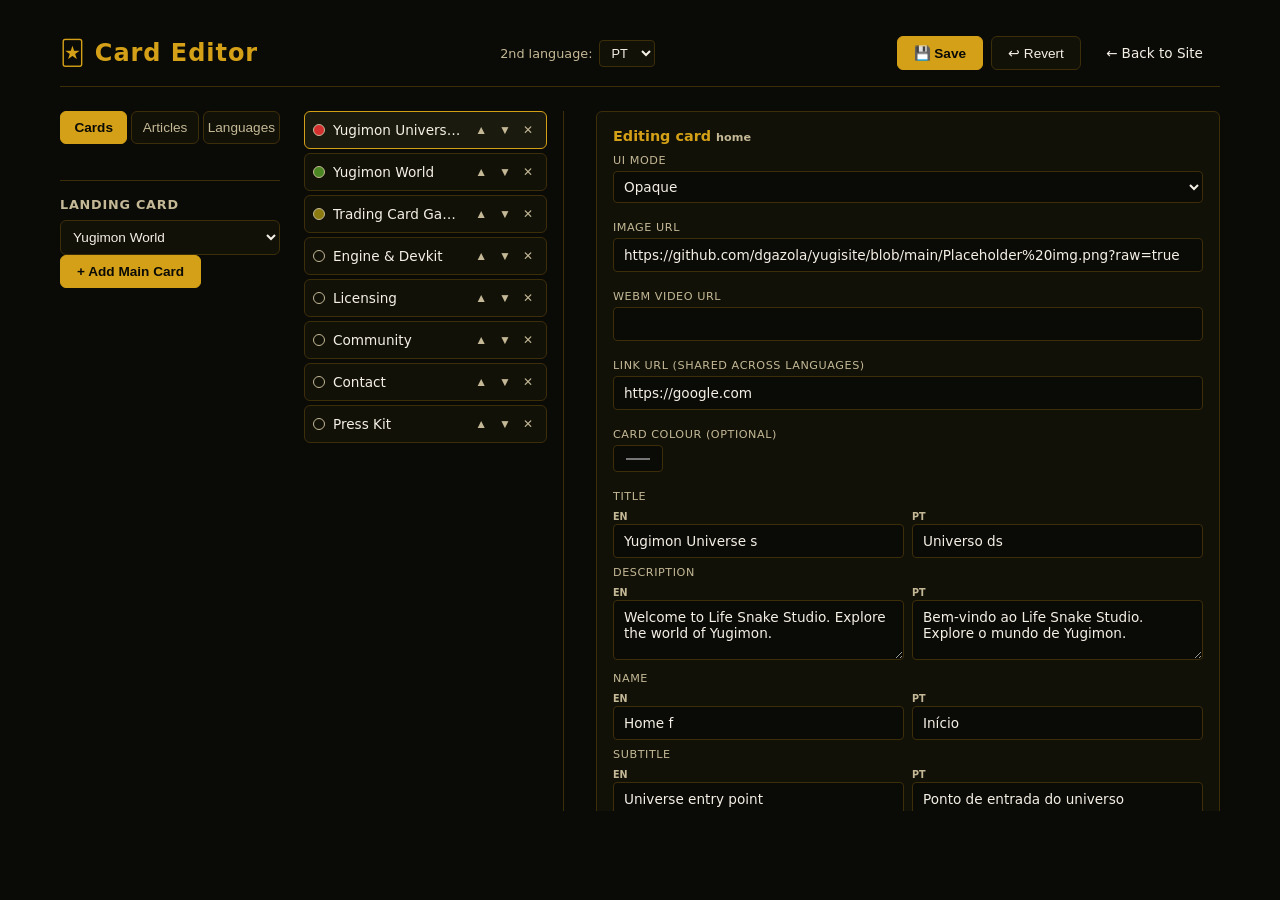
<file: editor.html>
<!DOCTYPE html>
<html lang="en">
<head>
  <meta charset="UTF-8" />
  <meta name="viewport" content="width=device-width, initial-scale=1.0" />
  <title>Card Editor – Life Snake Studio</title>
  <link rel="stylesheet" href="editor/css/editor.css" />
</head>
<body>
  <div class="editor-container">
    <header class="editor-header">
      <h1>🃏 Card Editor</h1>
      <div class="editor-header-controls">
        <div class="second-lang-selector">
          <label for="secondLangSelect">2nd language:</label>
          <select id="secondLangSelect"></select>
        </div>
      </div>
      <div class="editor-actions">
        <button id="saveBtn" class="btn btn-primary">💾 Save</button>
        <button id="revertBtn" class="btn btn-secondary">↩ Revert</button>
        <a href="index.html" class="btn btn-ghost">← Back to Site</a>
      </div>
    </header>

    <div class="editor-workspace">
      <aside class="editor-sidebar">
        <div class="main-tabs" id="mainTabs">
          <button class="tab main-tab active" data-tab="cards">Cards</button>
          <button class="tab main-tab" data-tab="articles">Articles</button>
          <button class="tab main-tab" data-tab="languages">Languages</button>
        </div>

        <div class="panel" id="panelCards">
          <div class="landing-card-section">
            <h3>Landing Card</h3>
            <select id="landingCardSelect">
              <option value="">— None —</option>
            </select>
          </div>
          <button id="addCardBtn" class="btn btn-primary">+ Add Main Card</button>
        </div>

        <div class="panel" id="panelArticles" style="display:none;">
          <div class="sub-tabs" id="articleSubTabs">
            <button class="tab sub-tab active" data-article="blog">Blog</button>
            <button class="tab sub-tab" data-article="devlog">Devlog</button>
          </div>
          <button id="addArticleBtn" class="btn btn-primary">+ Add Article</button>
        </div>

        <!-- Languages panel – no add button here; it's inside the list panel -->
        <div class="panel" id="panelLanguages" style="display:none;">
        </div>
      </aside>

      <main class="editor-main">
        <!-- Cards tab: list + editor -->
        <div id="cardListPanel" class="split-panel">
          <div class="list-panel" id="cardListContainer"></div>
          <div class="edit-panel" id="cardEditContainer"></div>
        </div>

        <!-- Articles tab: list + editor -->
        <div id="articleListPanel" class="split-panel" style="display:none;">
          <div class="list-panel" id="articleListContainer"></div>
          <div class="edit-panel" id="articleEditContainer"></div>
        </div>

        <!-- Languages tab: list + editor -->
        <div id="langListPanel" class="split-panel" style="display:none;">
          <div class="list-panel" id="langListContainer"></div>
          <div class="edit-panel" id="langEditContainer"></div>
        </div>
      </main>
    </div>
  </div>

  <script src="editor/js/state.js"></script>
  <script src="editor/js/helpers.js"></script>
  <script src="editor/js/ui-tabs.js"></script>
  <script src="editor/js/ui-cards.js"></script>
  <script src="editor/js/ui-articles.js"></script>
  <script src="editor/js/ui-languages.js"></script>
  <script src="editor/js/load-save.js"></script>
  <script src="editor/js/auto-load.js"></script>
  <script src="editor/js/editor.js"></script>
</body>
</html>
</file>
<file: editor/css/editor.css>
*,
*::before,
*::after {
  box-sizing: border-box;
}

:root {
  --editor-bg: #0a0a06;
  --editor-surface: #111108;
  --editor-border: #3d2e0a;
  --editor-text: #f5f0e6;
  --editor-muted: #c4b896;
  --editor-accent: #d4a017;
  --editor-danger: #8b3a3a;
  --editor-radius: 6px;
}

body {
  margin: 0;
  padding: 0;
  min-height: 100vh;
  font-family: system-ui, -apple-system, Segoe UI, Roboto, Arial, sans-serif;
  background: var(--editor-bg);
  color: var(--editor-text);
}

.editor-container {
  max-width: 1200px;
  margin: 0 auto;
  padding: 20px;
}

.editor-header {
  display: flex;
  justify-content: space-between;
  align-items: center;
  padding: 16px 0;
  border-bottom: 1px solid var(--editor-border);
  margin-bottom: 24px;
  flex-wrap: wrap;
  gap: 12px;
}

.editor-header h1 {
  margin: 0;
  font-size: 1.5rem;
  color: var(--editor-accent);
  letter-spacing: 0.04em;
}

.editor-actions {
  display: flex;
  gap: 8px;
  flex-wrap: wrap;
}

.btn {
  padding: 8px 16px;
  border: 1px solid var(--editor-border);
  border-radius: var(--editor-radius);
  background: var(--editor-surface);
  color: var(--editor-text);
  cursor: pointer;
  font-size: 0.85rem;
  transition: background 0.15s, border-color 0.15s;
  text-decoration: none;
  display: inline-flex;
  align-items: center;
  gap: 6px;
}

.btn:hover {
  background: #1a1a0f;
  border-color: var(--editor-accent);
}

.btn-primary {
  background: var(--editor-accent);
  color: #0a0a06;
  border-color: var(--editor-accent);
  font-weight: 600;
}

.multi-lang-inputs {
  display: flex;
  flex-wrap: wrap;
  gap: 8px;
  margin-top: 4px;
}
.lang-input {
  flex: 1 1 120px;
  min-width: 100px;
}
.lang-badge {
  display: block;
  font-size: 0.6rem;
  font-weight: 600;
  text-transform: uppercase;
  color: var(--editor-muted);
  margin-bottom: 2px;
}
.lang-input input,
.lang-input textarea {
  width: 100%;
}
.btn-primary:hover {
  background: #e8c547;
}

.btn-secondary {
  background: var(--editor-surface);
}

.btn-ghost {
  background: transparent;
  border-color: transparent;
}

.btn-ghost:hover {
  background: var(--editor-surface);
}

.editor-workspace {
  display: flex;
  gap: 24px;
}

.editor-sidebar {
  width: 220px;
  flex-shrink: 0;
  display: flex;
  flex-direction: column;
  gap: 20px;
}

.main-tabs {
  display: flex;
  gap: 4px;
  margin-bottom: 16px;
}
.main-tab {
  flex: 1;
  text-align: center;
  padding: 8px 4px;
  font-size: 0.8rem;
}

.column-tabs {
  display: flex;
  flex-direction: column;
  gap: 4px;
}
.col-tab {
  padding: 10px 14px;
  text-align: left;
}

.tab {
  border: 1px solid var(--editor-border);
  border-radius: var(--editor-radius);
  background: var(--editor-surface);
  color: var(--editor-muted);
  cursor: pointer;
  font-size: 0.85rem;
  transition: all 0.15s;
}
.tab:hover {
  border-color: var(--editor-accent);
  color: var(--editor-text);
}
.tab.active {
  background: var(--editor-accent);
  color: #0a0a06;
  border-color: var(--editor-accent);
  font-weight: 600;
}

.landing-card-section {
  border-top: 1px solid var(--editor-border);
  padding-top: 16px;
}
.landing-card-section h3 {
  margin: 0 0 8px;
  font-size: 0.8rem;
  text-transform: uppercase;
  letter-spacing: 0.06em;
  color: var(--editor-muted);
}
.landing-card-section select {
  width: 100%;
  padding: 8px;
  background: var(--editor-surface);
  color: var(--editor-text);
  border: 1px solid var(--editor-border);
  border-radius: var(--editor-radius);
  font-size: 0.85rem;
}

.help-text {
  margin: 4px 0 0;
  font-size: 0.7rem;
  color: #5c5430;
}

.editor-main {
  flex: 1;
  min-width: 0;
}

.lang-tabs {
  display: flex;
  flex-wrap: wrap;
  gap: 4px;
  align-items: center;
  margin-bottom: 12px;
}
.lang-tab {
  flex: 1;
  text-align: center;
  font-size: 0.75rem;
  padding: 6px 4px;
  background: var(--editor-surface);
  border: 1px solid var(--editor-border);
  border-radius: var(--editor-radius);
  color: var(--editor-muted);
  cursor: pointer;
  transition: all 0.15s;
}
.lang-tab:hover {
  border-color: var(--editor-accent);
  color: var(--editor-text);
}
.lang-tab.active {
  background: var(--editor-accent);
  color: #0a0a06;
  border-color: var(--editor-accent);
}

.card-list {
  display: flex;
  flex-direction: column;
  gap: 12px;
}

.card-editor {
  background: var(--editor-surface);
  border: 1px solid var(--editor-border);
  border-radius: var(--editor-radius);
  padding: 16px;
  display: flex;
  flex-direction: column;
  gap: 10px;
}

.card-editor-header {
  display: flex;
  justify-content: space-between;
  align-items: center;
}

.card-editor-header h4 {
  margin: 0;
  font-size: 0.9rem;
  color: var(--editor-accent);
  font-weight: 600;
}

.card-editor-header .card-id {
  font-size: 0.7rem;
  color: #5c5430;
  font-family: monospace;
}

.card-editor-header .btn-icon {
  background: none;
  border: 1px solid transparent;
  color: var(--editor-danger);
  cursor: pointer;
  font-size: 1.1rem;
  padding: 4px 8px;
  border-radius: 4px;
}

.card-editor-header .btn-icon:hover {
  background: rgba(139, 58, 58, 0.2);
  border-color: var(--editor-danger);
}

.card-editor-grid {
  display: grid;
  grid-template-columns: 1fr 1fr;
  gap: 8px;
}

.card-editor-grid .full-width {
  grid-column: 1 / -1;
}

.form-group {
  display: flex;
  flex-direction: column;
  gap: 4px;
}

.form-group label {
  font-size: 0.7rem;
  text-transform: uppercase;
  letter-spacing: 0.05em;
  color: var(--editor-muted);
}

.form-group input,
.form-group textarea,
.form-group select {
  padding: 8px 10px;
  background: #0a0a06;
  border: 1px solid var(--editor-border);
  border-radius: 4px;
  color: var(--editor-text);
  font-size: 0.85rem;
  font-family: inherit;
}

.form-group textarea {
  resize: vertical;
  min-height: 60px;
}

.menu-editor-item,
.lang-editor-item {
  display: flex;
  align-items: center;
  padding: 6px 0;
  gap: 8px;
  border-bottom: 1px solid var(--editor-border);
}
.menu-editor-item span,
.lang-editor-item span {
  flex: 1;
  font-size: 0.85rem;
}
.menu-editor-item button,
.lang-editor-item button {
  background: var(--editor-danger);
  border: none;
  color: white;
  padding: 4px 8px;
  border-radius: 4px;
  cursor: pointer;
  font-size: 0.75rem;
}

.add-language {
  display: flex;
  gap: 6px;
  margin-top: 12px;
}
.add-language input {
  flex: 1;
  padding: 6px;
  background: #0a0a06;
  border: 1px solid var(--editor-border);
  color: var(--editor-text);
  border-radius: var(--editor-radius);
}

.panel {
  transition: opacity 0.2s;
}

@media (max-width: 768px) {
  .editor-workspace {
    flex-direction: column;
  }
  .editor-sidebar {
    width: 100%;
  }
  .column-tabs {
    flex-direction: row;
  }
  .card-editor-grid {
    grid-template-columns: 1fr;
  }
}
/* ── Split panel layout (shared by Cards / Articles / Languages) ── */
.split-panel {
  display: flex;
  gap: 16px;
  height: calc(100vh - 200px);   /* fill available space */
}

.list-panel {
  width: 260px;
  flex-shrink: 0;
  border-right: 1px solid var(--editor-border);
  padding-right: 16px;
  overflow-y: auto;
}

.edit-panel {
  flex: 1;
  overflow-y: auto;
  padding-left: 16px;
}

/* List items (used in all list panels) */
.list-item {
  display: flex;
  align-items: center;
  padding: 8px;
  margin-bottom: 4px;
  border: 1px solid var(--editor-border);
  border-radius: var(--editor-radius);
  cursor: pointer;
  transition: background 0.15s, border-color 0.15s;
  background: var(--editor-surface);
  gap: 8px;
}
.list-item:hover {
  border-color: var(--editor-accent);
}
.list-item.selected {
  border-color: var(--editor-accent);
  background: #1a1a0f;
}

.list-item-color {
  width: 12px;
  height: 12px;
  border-radius: 50%;
  flex-shrink: 0;
  border: 1px solid var(--editor-muted);
}

.list-item-title {
  flex: 1;
  font-size: 0.85rem;
  white-space: nowrap;
  overflow: hidden;
  text-overflow: ellipsis;
}

.list-item-actions {
  display: flex;
  gap: 2px;
}
.list-item-actions button {
  background: none;
  border: 1px solid transparent;
  color: var(--editor-muted);
  cursor: pointer;
  font-size: 0.75rem;
  padding: 2px 4px;
  border-radius: 3px;
}
.list-item-actions button:hover {
  color: var(--editor-text);
  border-color: var(--editor-border);
}

/* Add language input inside the list panel */
.add-language {
  display: flex;
  gap: 6px;
  margin-top: 12px;
}
.add-language input {
  flex: 1;
  padding: 6px;
  background: #0a0a06;
  border: 1px solid var(--editor-border);
  color: var(--editor-text);
  border-radius: var(--editor-radius);
}

/* ── Card list panel (list view) ───────────────────── */
.card-list-panel {
  width: 260px;
  flex-shrink: 0;
  border-right: 1px solid var(--editor-border);
  padding-right: 16px;
  overflow-y: auto;
  max-height: calc(100vh - 200px);
}

.card-list-item {
  display: flex;
  align-items: center;
  padding: 8px;
  margin-bottom: 4px;
  border: 1px solid var(--editor-border);
  border-radius: var(--editor-radius);
  cursor: pointer;
  transition: background 0.15s, border-color 0.15s;
  background: var(--editor-surface);
  gap: 8px;
}
.card-list-item:hover {
  border-color: var(--editor-accent);
}
.card-list-item.selected {
  border-color: var(--editor-accent);
  background: #1a1a0f;
}

.card-list-color {
  width: 12px;
  height: 12px;
  border-radius: 50%;
  flex-shrink: 0;
  border: 1px solid var(--editor-muted);
}

.card-list-title {
  flex: 1;
  font-size: 0.85rem;
  white-space: nowrap;
  overflow: hidden;
  text-overflow: ellipsis;
}

.card-list-actions {
  display: flex;
  gap: 2px;
}
.card-list-actions button {
  background: none;
  border: 1px solid transparent;
  color: var(--editor-muted);
  cursor: pointer;
  font-size: 0.75rem;
  padding: 2px 4px;
  border-radius: 3px;
}
.card-list-actions button:hover {
  color: var(--editor-text);
  border-color: var(--editor-border);
}

/* ── Card edit panel (right side) ───────────────────── */
.card-edit-panel {
  flex: 1;
  overflow-y: auto;
  max-height: calc(100vh - 200px);
  padding-left: 16px;
}
.card-edit-panel .card-editor {
  /* override any margin from card-list */
  margin: 0;
}
/* Second-language selector in header */
.editor-header-controls {
  display: flex;
  align-items: center;
  gap: 8px;
}
.second-lang-selector {
  display: flex;
  align-items: center;
  gap: 6px;
  font-size: 0.8rem;
  color: var(--editor-muted);
}
.second-lang-selector select {
  padding: 4px 8px;
  background: var(--editor-surface);
  border: 1px solid var(--editor-border);
  color: var(--editor-text);
  border-radius: 4px;
  font-size: 0.8rem;
}
</file>
